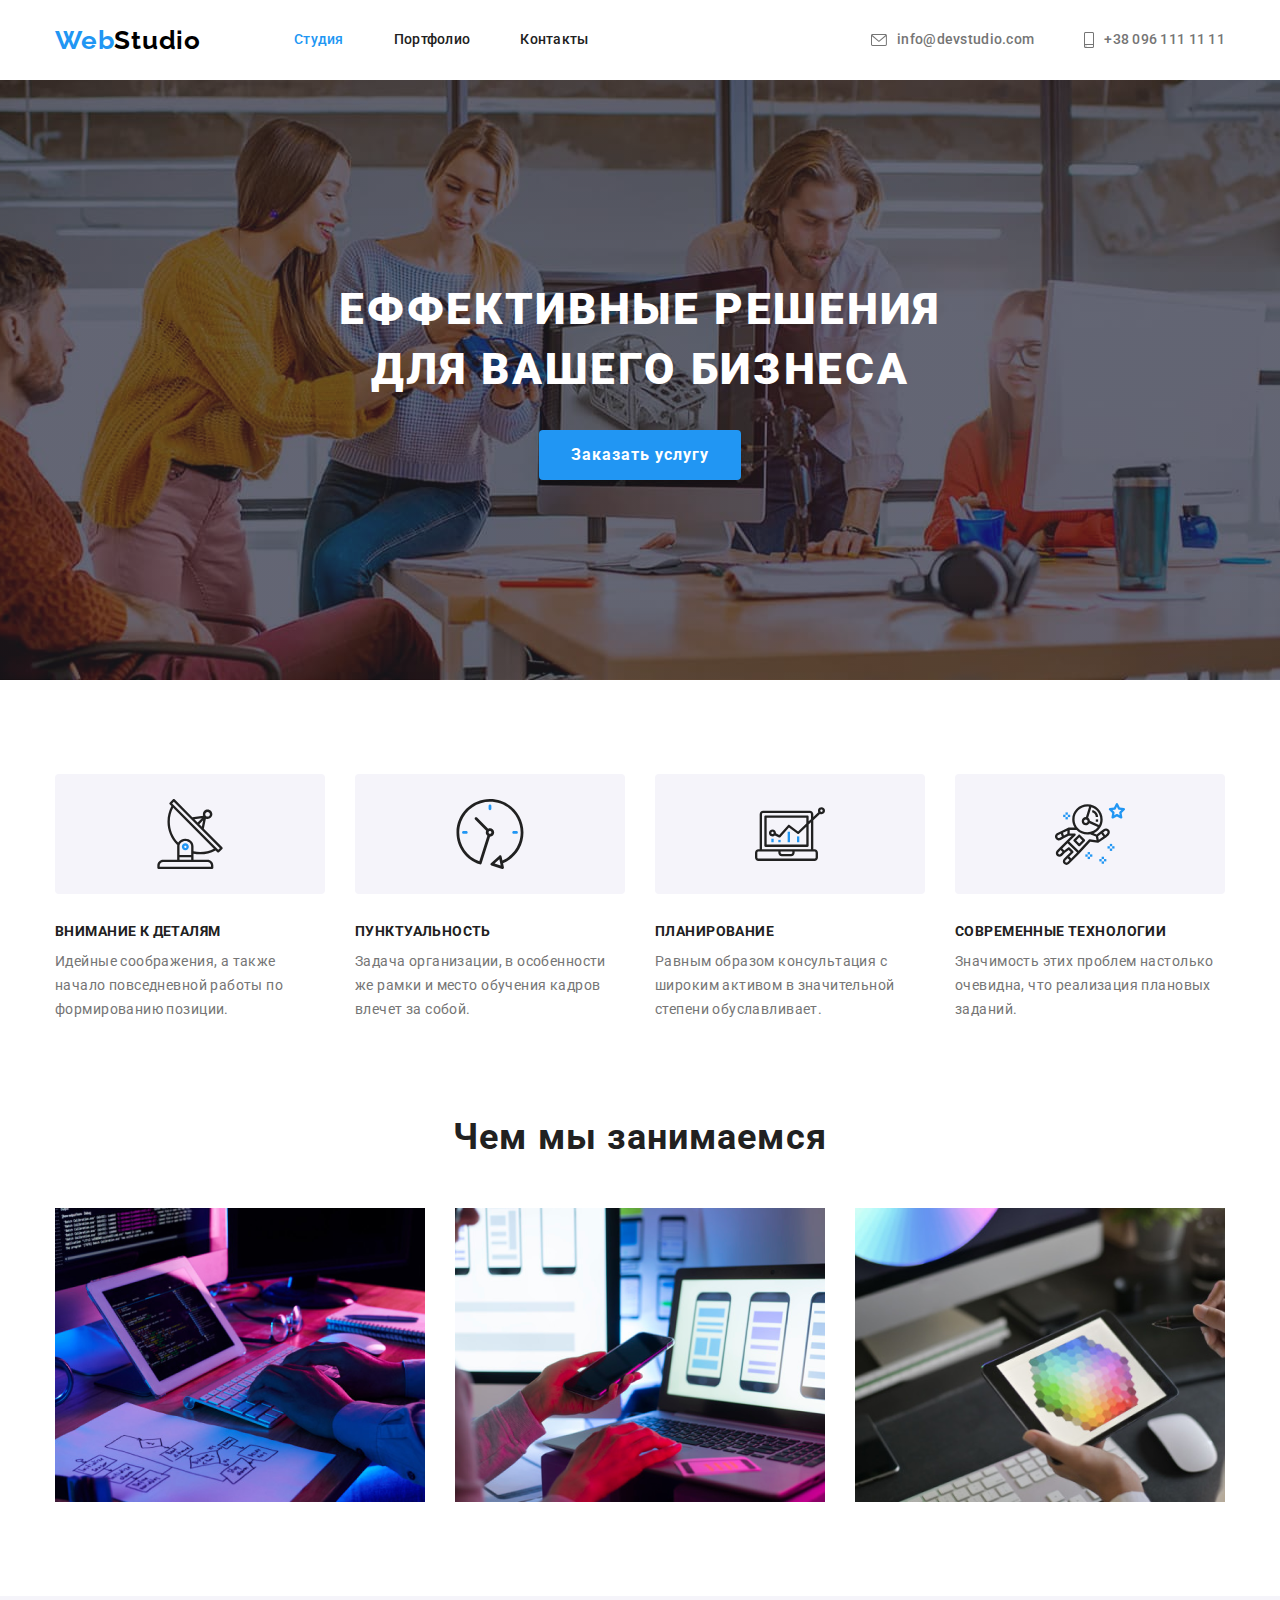
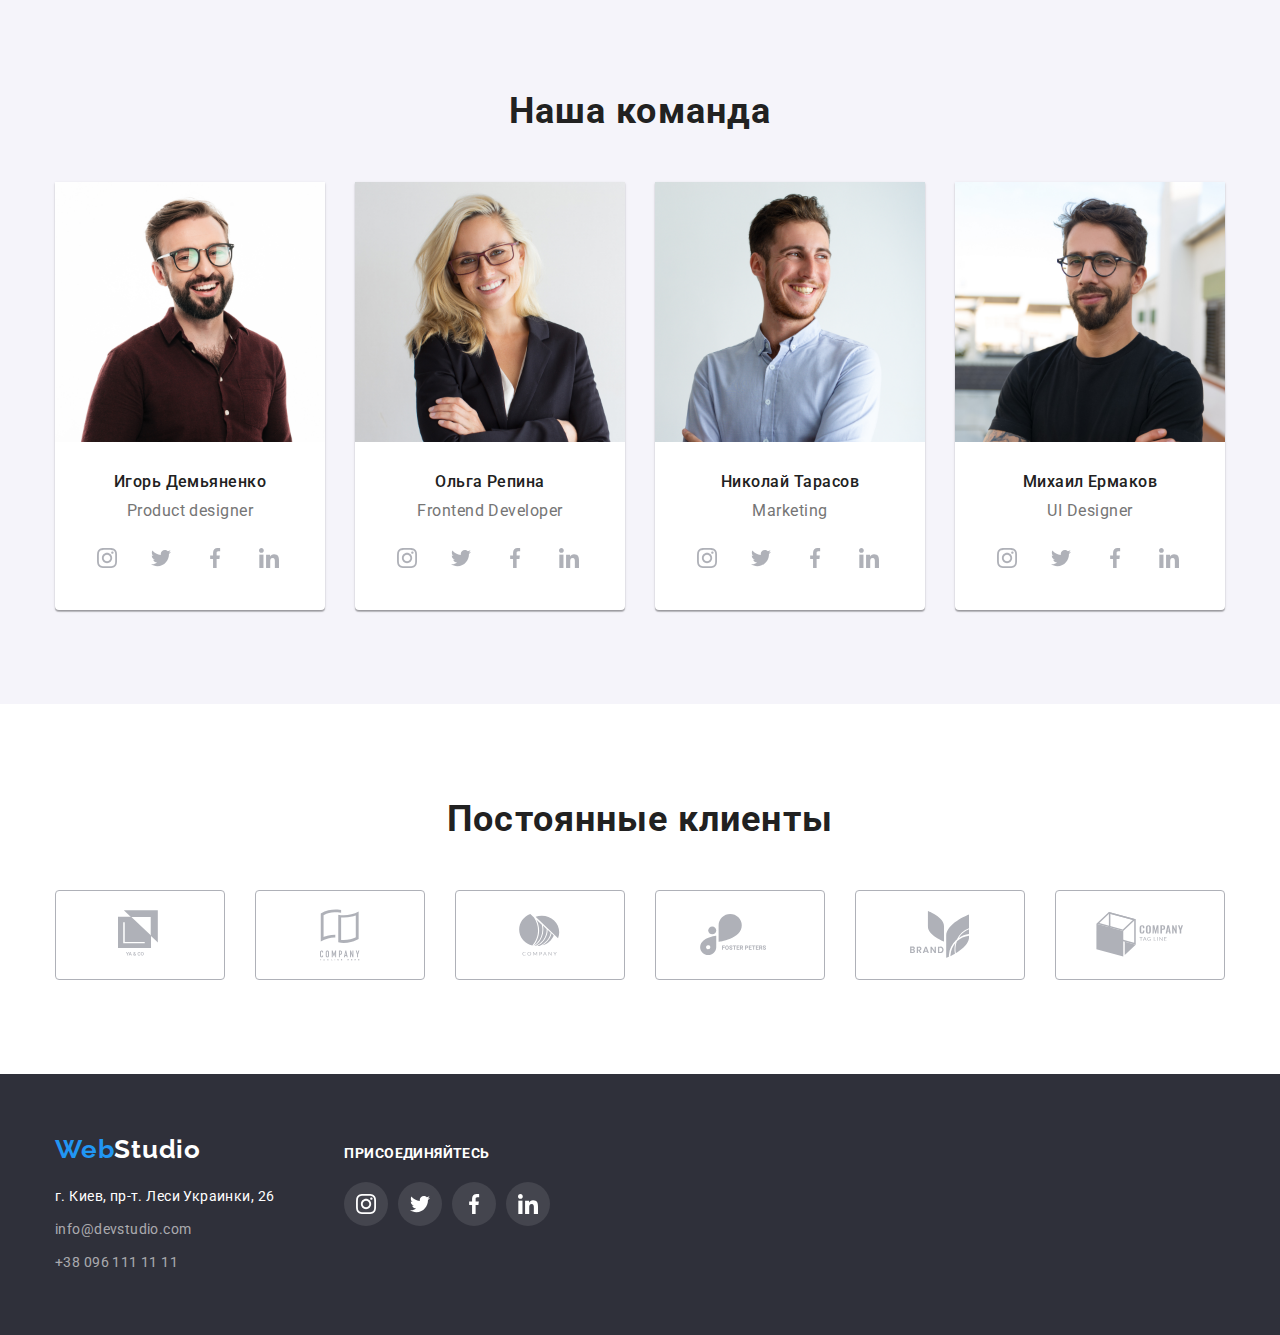
<file: index.html>
<!DOCTYPE html>
<html lang="ru">
<head>
    <meta charset="UTF-8">
    <meta http-equiv="X-UA-Compatible" content="IE=edge">
    <meta name="viewport" content="width=device-width, initial-scale=1.0">
    <link rel="preconnect" href="https://fonts.gstatic.com">
    <link href="https://fonts.googleapis.com/css2?family=Raleway:wght@700&family=Roboto:wght@400;500;700;900&display=swap"
        rel="stylesheet">
        <link rel="stylesheet" href="https://cdn.jsdelivr.net/npm/modern-normalize@1.1.0/modern-normalize.min.css">
    <link rel="stylesheet" href="./css/styles.css">
    <title>Веб-Студия</title>
</head>
<body>
  <!-- Header -->
    <header class="header">
        <div class="container">
            <nav class="navigation">
                <a class="logo-link logo-dark link" lang="en" href="#">
                    <span class="logo-accent">Web</span>Studio
                </a>
            
                <ul class="nav-list">
                    <li class="nav-item list">
                        <a class="navigation-link link-active link" href="./index.html">Студия</a>
                    </li>
                    <li class="nav-item list">
                        <a class="navigation-link link" href="./portfolio.html">Портфолио</a>
                    </li>
                    <li class="nav-item list">
                        <a class="navigation-link link" href="./contacts.html">Контакты</a>
                    </li>
                </ul>
            </nav>
            <ul class="contact-list">
                <li class="contact-item envelope-icon list">
                    <a class="contact-link link" href="mailto:info@devstudio.com" lang="en">
                        <svg class="contact-icon" width="16" height="12">
                            <use href="./img/sprite.svg#icon-envelope"></use>
                        </svg>
                        info@devstudio.com</a>
                </li>
                <li class="contact-item phone-icon list">
                    <a class="contact-link link" href="tel:+380961111111">
                        <svg class="contact-icon" width="10" height="16">
                            <use href="./img/sprite.svg#icon-phone"></use>
                        </svg>
                        +38 096 111 11 11</a>
                </li>
            </ul>
        </div>

    </header>
    <main>
        <!-- Hero -->
        <section class="hero">
            <div class="container">
                <h1 class="hero-title">ЕФФЕКТИВНЫЕ РЕШЕНИЯ ДЛЯ ВАШЕГО БИЗНЕСА</h1>
                <button class="modal-btn" type="button">Заказать услугу</button>
            </div>
        </section>
        <!-- Advantages -->
        <section class="advantages section">
            <h2 class="visually-hidden">Преимущества</h2>
            <div class="container">
                <ul class="advantages-list">
                    <li class="advantages-item antenna-icon list">
                        <div class="adv-pic">
                            <svg class="adv-icon" width="70" height="70">
                                <use href="./img/sprite.svg#icon-antenna"></use>
                            </svg>
                        </div>
                        <h3 class="advantages-item-title">ВНИМАНИЕ К ДЕТАЛЯМ</h3>
                        <p class="advantages-text">Идейные соображения, а также начало повседневной работы по формированию позиции.
                        </p>
                    </li>
                    <li class="advantages-item clock-icon list">
                        <div class="adv-pic">
                            <svg class="adv-icon" width="70" height="70">
                                <use href="./img/sprite.svg#icon-clock"></use>
                            </svg>
                        </div>
                        <h3 class="advantages-item-title">ПУНКТУАЛЬНОСТЬ</h3>
                        <p class="advantages-text">Задача организации, в особенности же рамки и место обучения кадров влечет за собой.
                        </p>
                    </li>
                    <li class="advantages-item diagram-icon list">
                        <div class="adv-pic">
                            <svg class="adv-icon" width="70" height="70">
                                <use href="./img/sprite.svg#icon-diagram"></use>
                            </svg>
                        </div>
                        <h3 class="advantages-item-title">ПЛАНИРОВАНИЕ</h3>
                        <p class="advantages-text">Равным образом консультация с широким активом в значительной степени обуславливает.
                        </p>
                    </li>
                    <li class="advantages-item astronaut-icon list">
                        <div class="adv-pic">
                            <svg class="adv-icon" width="70" height="70">
                                <use href="./img/sprite.svg#icon-astronaut"></use>
                            </svg>
                        </div>
                        <h3 class="advantages-item-title">СОВРЕМЕННЫЕ ТЕХНОЛОГИИ</h3>
                        <p class="advantages-text">Значимость этих проблем настолько очевидна, что реализация плановых заданий.</p>
                    </li>
                </ul>
            </div>  
        </section>
        <!-- Examples -->
        <section class="examples section">
            <div class="container">
                <h2 class="examples-title">Чем мы занимаемся</h2>
                <ul class="examples-list">
                    <li class="examples-item list">
                        <img src="./img/studio/box1.jpg" alt="Человек работает за Ipad на деревяном столе с безпроводной клавиатурой" width="370" height="294"></li>
                    <li class="examples-item list">
                        <img src="./img/studio/box2.jpg" alt="Девушка работает за ноутбуком со смартфоном в руках" width="370" height="294"></li>
                    <li class="examples-item list">
                        <img src="./img/studio/box3.jpg" alt="Девушка работает на планшете, на заднем фоне персональный компьютер" width="370" height="294"></li>
            </ul>
            </div>
        </section>
        <!-- Team -->
        <section class="team section">
            <div class="container">
                <h2 class="team-title">Наша команда</h2>
                <ul class="team-list">
                    <li class="team-item list">
                        <img class="team-item-img" src="./img/studio/teamcard1.jpg" alt="Продукт дизайнер" width="270">
                        <div class="team-item-card">
                            <h3 class="team-card-name">Игорь Демьяненко</h3>
                            <p class="team-card-text">Product designer</p>
                            <ul class="social-hub list">
                                <li class="social-hub-thumb">
                                    <a class="social-hub-link link" href="#">
                                        <svg class="social-hub-icon" width="20" height="20">
                                            <use href="./img/sprite.svg#icon-instagram"></use>
                                        </svg>
                                    </a>
                                </li>
                                <li class="social-hub-thumb">
                                    <a class="social-hub-link link" href="#">
                                        <svg class="social-hub-icon" width="20" height="20">
                                            <use href="./img/sprite.svg#icon-twitter"></use>
                                        </svg>
                                    </a>
                                </li>
                                <li class="social-hub-thumb">
                                    <a class="social-hub-link link" href="#">
                                        <svg class="social-hub-icon" width="20" height="20">
                                            <use href="./img/sprite.svg#icon-facebook"></use>
                                        </svg>
                                    </a>
                                </li>
                                <li class="social-hub-thumb">
                                    <a class="social-hub-link link" href="#">
                                        <svg class="social-hub-icon" width="20" height="20">
                                            <use href="./img/sprite.svg#icon-linkedin"></use>
                                        </svg>
                                    </a>
                                </li>
                            </ul>
                        </div> 
                    </li>
                    <li class="team-item list">
                        <img class="team-item-img" src="./img/studio/teamcard2.jpg" alt="Frontend разработчик" width="270">
                        <div class="team-item-card">
                            <h3 class="team-card-name">Ольга Репина</h3>
                            <p class="team-card-text">Frontend Developer</p>
                            <ul class="social-hub list">
                                <li class="social-hub-thumb">
                                    <a class="social-hub-link link" href="#">
                                        <svg class="social-hub-icon" width="20" height="20">
                                            <use href="./img/sprite.svg#icon-instagram"></use>
                                        </svg>
                                    </a>
                                </li>
                                <li class="social-hub-thumb">
                                    <a class="social-hub-link link" href="#">
                                        <svg class="social-hub-icon" width="20" height="20">
                                            <use href="./img/sprite.svg#icon-twitter"></use>
                                        </svg>
                                    </a>
                                </li>
                                <li class="social-hub-thumb">
                                    <a class="social-hub-link link" href="#">
                                        <svg class="social-hub-icon" width="20" height="20">
                                            <use href="./img/sprite.svg#icon-facebook"></use>
                                        </svg>
                                    </a>
                                </li>
                                <li class="social-hub-thumb">
                                    <a class="social-hub-link link" href="#">
                                        <svg class="social-hub-icon" width="20" height="20">
                                            <use href="./img/sprite.svg#icon-linkedin"></use>
                                        </svg>
                                    </a>
                                </li>
                            </ul>
                        </div>
                    </li>
                    <li class="team-item list">
                        <img class="team-item-img" src="./img/studio/teamcard3.jpg" alt="Маркетинг специалист" width="270">
                        <div class="team-item-card">
                            <h3 class="team-card-name">Николай Тарасов</h3>
                            <p class="team-card-text">Marketing</p>
                            <ul class="social-hub list">
                                <li class="social-hub-thumb">
                                    <a class="social-hub-link link" href="#">
                                        <svg class="social-hub-icon" width="20" height="20">
                                            <use href="./img/sprite.svg#icon-instagram"></use>
                                        </svg>
                                    </a>
                                </li>
                                <li class="social-hub-thumb">
                                    <a class="social-hub-link link" href="#">
                                        <svg class="social-hub-icon" width="20" height="20">
                                            <use href="./img/sprite.svg#icon-twitter"></use>
                                        </svg>
                                    </a>
                                </li>
                                <li class="social-hub-thumb">
                                    <a class="social-hub-link link" href="#">
                                        <svg class="social-hub-icon" width="20" height="20">
                                            <use href="./img/sprite.svg#icon-facebook"></use>
                                        </svg>
                                    </a>
                                </li>
                                <li class="social-hub-thumb">
                                    <a class="social-hub-link link" href="#">
                                        <svg class="social-hub-icon" width="20" height="20">
                                            <use href="./img/sprite.svg#icon-linkedin"></use>
                                        </svg>
                                    </a>
                                </li>
                            </ul>
                        </div>
                    </li>
                    <li class="team-item list">
                        <img class="team-item-img" src="./img/studio/teamcard4.jpg" alt="Дизайнер пользовательского интерфейса" width="270">
                        <div class="team-item-card">
                            <h3 class="team-card-name">Михаил Ермаков</h3>
                            <p class="team-card-text">UI Designer</p>
                            <ul class="social-hub list">
                                <li class="social-hub-thumb">
                                    <a class="social-hub-link link" href="#">
                                        <svg class="social-hub-icon" width="20" height="20">
                                            <use href="./img/sprite.svg#icon-instagram"></use>
                                        </svg>
                                    </a>
                                </li>
                                <li class="social-hub-thumb">
                                    <a class="social-hub-link link" href="#">
                                        <svg class="social-hub-icon" width="20" height="20">
                                            <use href="./img/sprite.svg#icon-twitter"></use>
                                        </svg>
                                    </a>
                                </li>
                                <li class="social-hub-thumb">
                                    <a class="social-hub-link link" href="#">
                                        <svg class="social-hub-icon" width="20" height="20">
                                            <use href="./img/sprite.svg#icon-facebook"></use>
                                        </svg>
                                    </a>
                                </li>
                                <li class="social-hub-thumb">
                                    <a class="social-hub-link link" href="#">
                                        <svg class="social-hub-icon" width="20" height="20">
                                            <use href="./img/sprite.svg#icon-linkedin"></use>
                                        </svg>
                                    </a>
                                </li>
                            </ul>
                        </div>
                    </li>
                </ul>
            </div>
        </section>
    <!-- Regular Customers -->
        <section class="customers section">
            <div class="container">
                <h2 class="customers-title">Постоянные клиенты</h2>
                <ul class="customers-list list">
                    <li class="customers-list-item">
                        <a class="customers-link link" href="#">
                            <svg class="customer-icon" width="44" height="49">
                                <use href="./img/sprite.svg#icon-logo1"></use>
                            </svg>
                        </a>
                    </li>
                    <li class="customers-list-item">
                        <a class="customers-link link" href="#">
                            <svg class="customer-icon" width="40" height="52">
                                <use href="./img/sprite.svg#icon-logo2"></use>
                            </svg>
                        </a>
                    </li>
                    <li class="customers-list-item">
                        <a class="customers-link link" href="#">
                            <svg class="customer-icon" width="41" height="42">
                                <use href="./img/sprite.svg#icon-logo3"></use>
                            </svg>
                        </a>
                    </li>
                    <li class="customers-list-item">
                        <a class="customers-link link" href="#">
                            <svg class="customer-icon" width="79" height="42">
                                <use href="./img/sprite.svg#icon-logo4"></use>
                            </svg>
                        </a>
                    </li>
                    <li class="customers-list-item">
                        <a class="customers-link link" href="#">
                            <svg class="customer-icon" width="59" height="47">
                                <use href="./img/sprite.svg#icon-logo5"></use>
                            </svg>
                        </a>
                    </li>
                    <li class="customers-list-item">
                        <a class="customers-link link" href="#">
                            <svg class="customer-icon" width="88" height="45">
                                <use href="./img/sprite.svg#icon-logo6"></use>
                            </svg>
                        </a>
                    </li>
                </ul>
            </div>
        </section>
    </main>

    <!-- Footer -->
    <footer class="studio-footer">
        <div class="container">
            <div class="footer-address">
                <a class="logo-link logo-light link" lang="en" href="#">
                    <span class="logo-accent">Web</span>Studio
                </a>
                
                <address class="address">
                    <ul class="address-list">
                        <li class="address-list-item list">
                            <a class="address-link-maps link" href="https://goo.gl/maps/86rL7UWtYpAY7sxWA" target="_blank"
                                rel="noopener noreferrer nofollow">г. Киев, пр-т. Леси Украинки, 26</a>
                        </li>
                        <li class="address-list-item list">
                            <a class="address-link link" href="mailto:info@devstudio.com" lang="en">info@devstudio.com</a>
                        </li>
                        <li class="address-list-item list">
                            <a class="address-link link" href="tel:+380961111111">+38 096 111 11 11</a>
                        </li>
                    </ul>
                </address>
            </div>
            <div class="subscription">
                <p class="subscription-text">ПРИСОЕДИНЯЙТЕСЬ</p>
                <ul class="subscription-list list">
                    <li class="subscription-list-item">
                        <a class="subscription-item link" href="#">
                            <svg class="item-icon" width="20" height="20">
                            <use href="./img/sprite.svg#icon-instagram"></use>
                        </svg>
                        </a>
                    </li>
                    <li class="subscription-list-item">
                        <a class="subscription-item link" href="#">
                            <svg class="item-icon" width="20" height="20">
                            <use href="./img/sprite.svg#icon-twitter"></use>
                        </svg>
                        </a>
                    </li>
                    <li class="subscription-list-item">
                        <a class="subscription-item link" href="#">
                            <svg class="item-icon" width="20" height="20">
                            <use href="./img/sprite.svg#icon-facebook"></use>
                        </svg>
                        </a>
                    </li>
                    <li class="subscription-list-item">
                        <a class="subscription-item link" href="#">
                            <svg class="item-icon" width="20" height="20">
                            <use href="./img/sprite.svg#icon-linkedin"></use>
                        </svg>
                        </a>
                    </li>
                </ul>
            </div>
        </div>
    </footer>
</body>
</html>
</file>
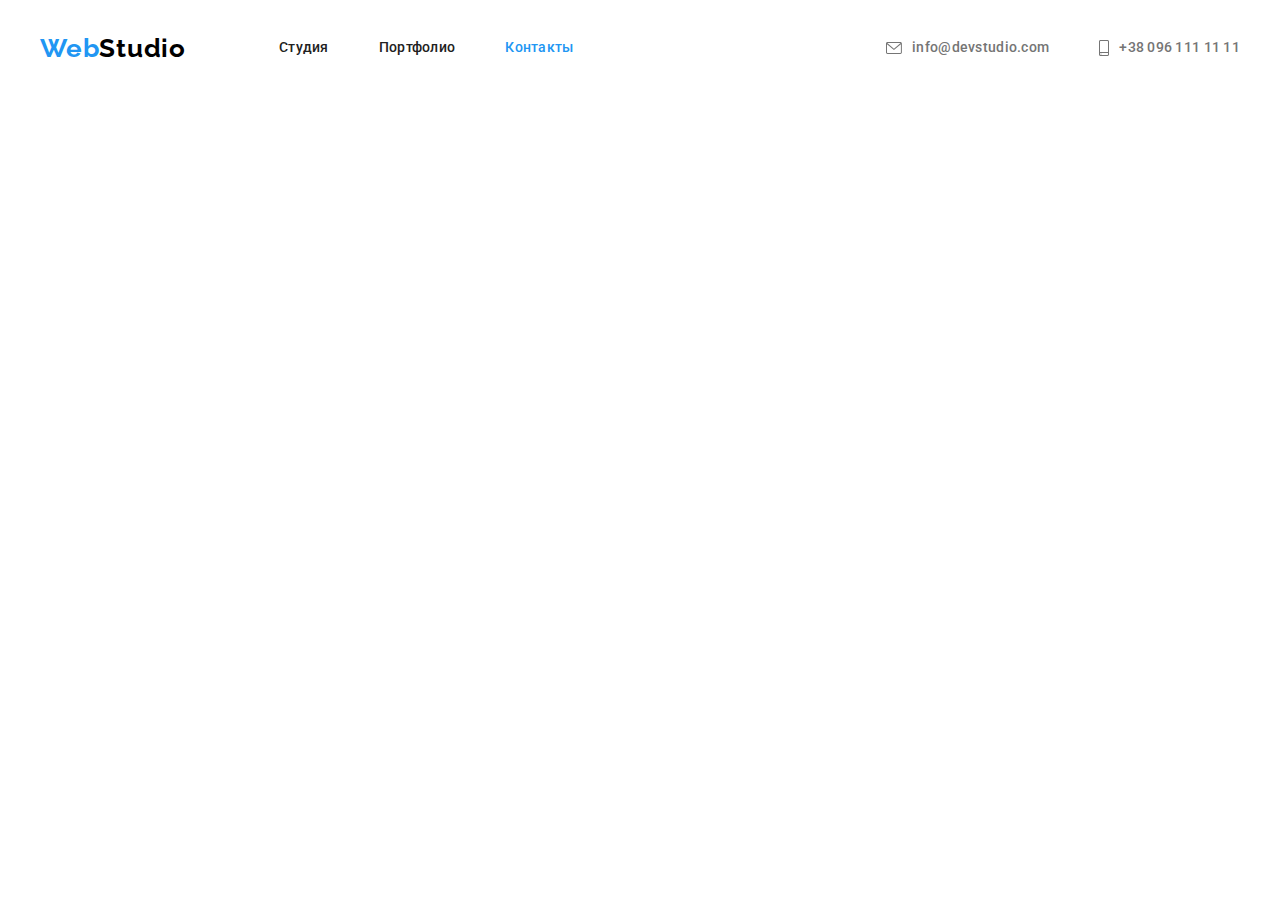
<file: contacts.html>
<!DOCTYPE html>
<html lang="en">
<head>
    <meta charset="UTF-8">
    <meta http-equiv="X-UA-Compatible" content="IE=edge">
    <meta name="viewport" content="width=device-width, initial-scale=1.0">
    <link rel="preconnect" href="https://fonts.gstatic.com">
    <link href="https://fonts.googleapis.com/css2?family=Raleway:wght@700&family=Roboto:wght@400;500;700;900&display=swap"
        rel="stylesheet">
    <link rel="stylesheet" href="https://cdnjs.cloudflare.com/ajax/libs/modern-normalize/1.0.0/modern-normalize.css"
        integrity="sha512-Zx6MlUMKSVJoQ+83OwhdILe8cSEsCzfqThJd7J/VA2UrK6Ctj85p+xzqfyuNXE5B1k25uUdmJ2OzItbBy9GHAQ=="
        crossorigin="anonymous" />
    <link rel="stylesheet" href="./css/styles.css">
    <title>Контакты</title>
</head>
<body>
<!-- Header -->
<header class="header">
    <div class="container">
        <nav class="navigation">
            <a class="logo-link logo-dark link" lang="en" href="#">
                <span class="logo-accent">Web</span>Studio
            </a>
    
            <ul class="nav-list">
                <li class="nav-item list">
                    <a class="navigation-link link" href="./index.html">Студия</a>
                </li>
                <li class="nav-item list">
                    <a class="navigation-link link" href="./portfolio.html">Портфолио</a>
                </li>
                <li class="nav-item list">
                    <a class="navigation-link link-active link" href="./contacts.html">Контакты</a>
                </li>
            </ul>
        </nav>
        <ul class="contact-list">
            <li class="contact-item list">
                <a class="contact-link link" href="mailto:info@devstudio.com" lang="en">
                    <svg class="contact-icon" width="16" height="12">
                        <use href="./img/sprite.svg#icon-envelope"></use>
                    </svg>
                    info@devstudio.com</a>
            </li>
            <li class="contact-item list">
                <a class="contact-link link" href="tel:+380961111111">
                    <svg class="contact-icon" width="10" height="16">
                        <use href="./img/sprite.svg#icon-phone"></use>
                    </svg>
                    +38 096 111 11 11</a>
            </li>
        </ul>
    </div>
</header>
<main>
    <section>
        
    </section>
</main>
</body>
</html>
</file>
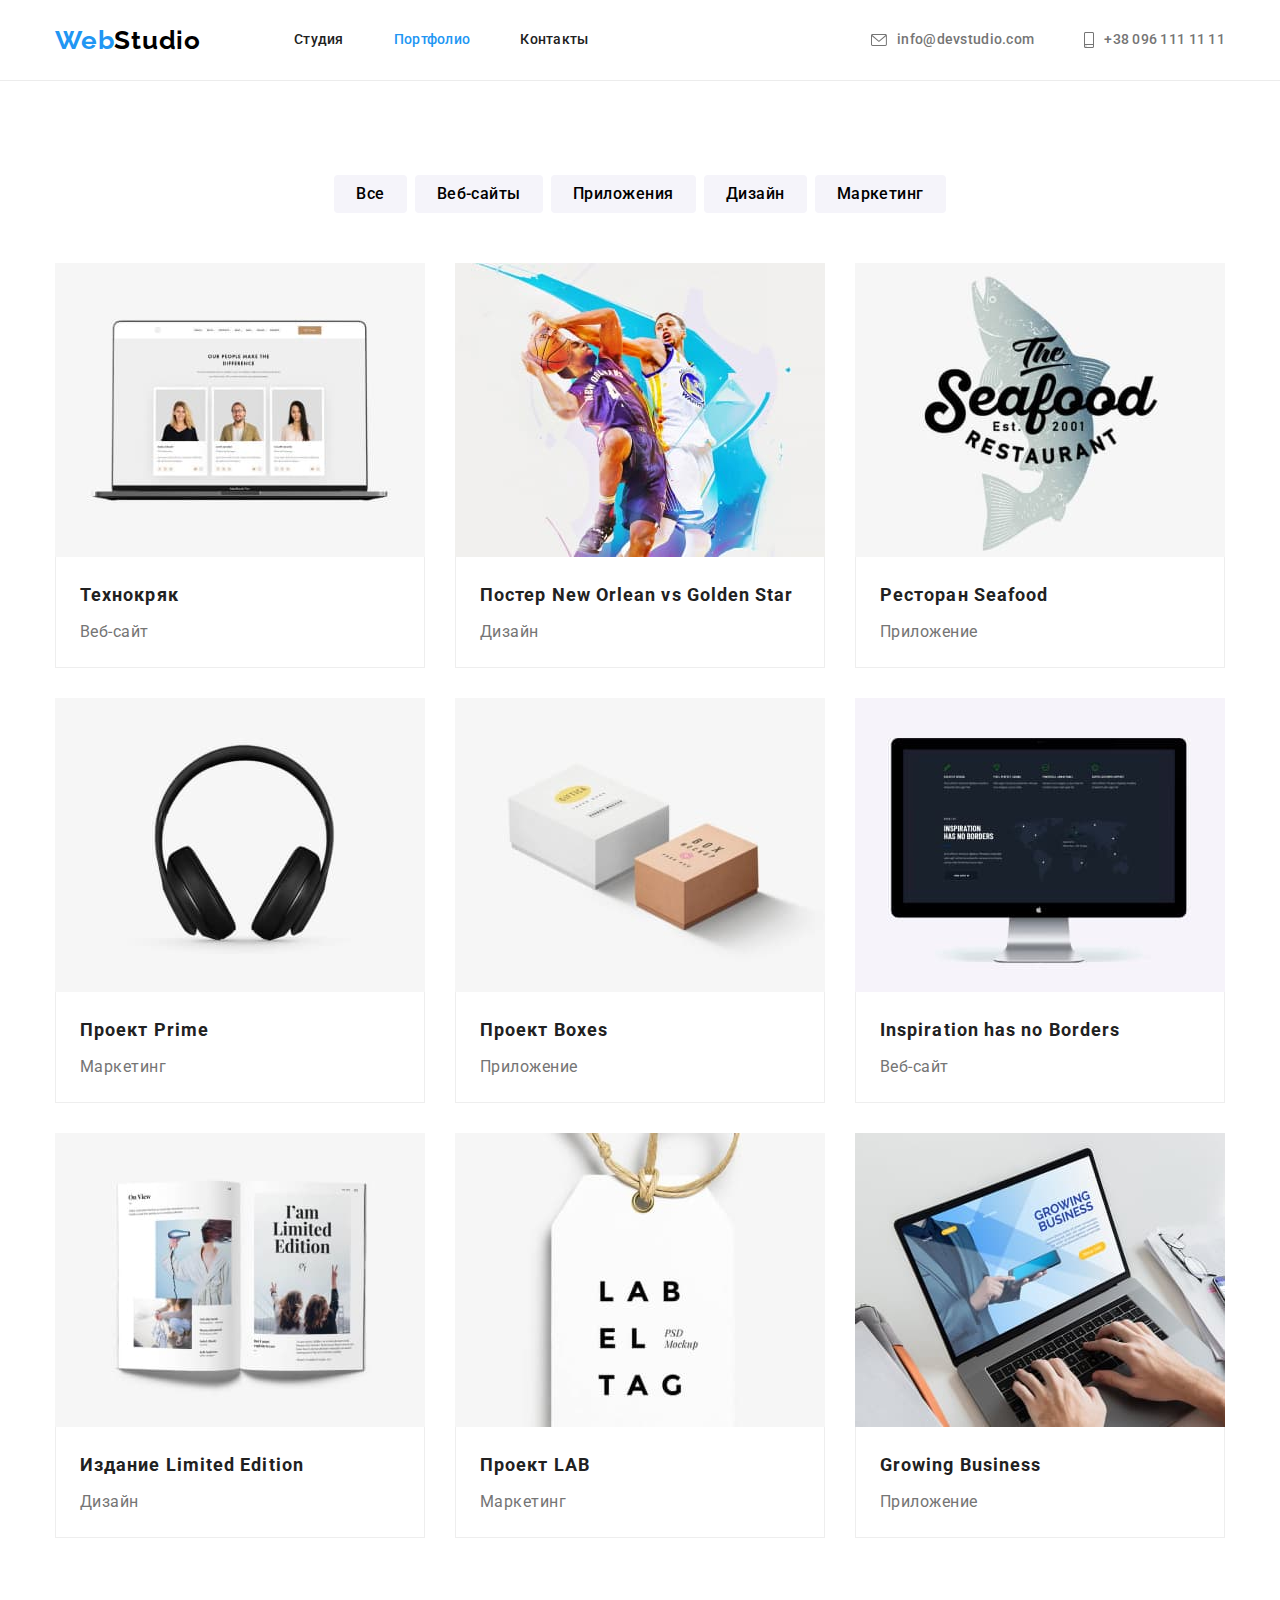
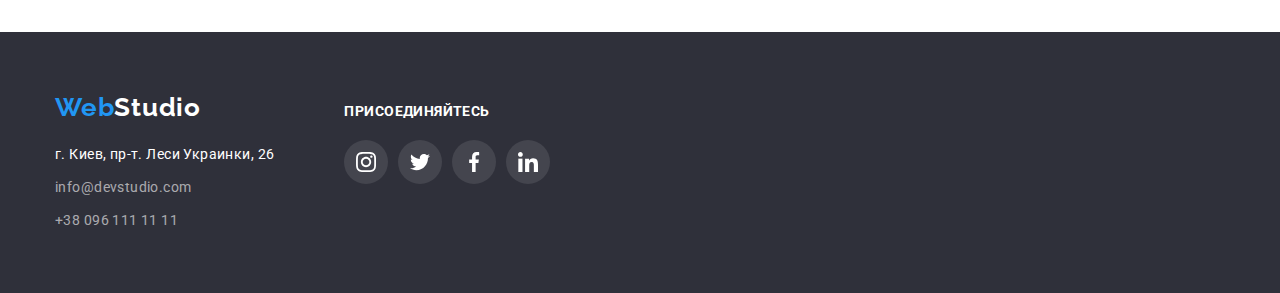
<file: portfolio.html>
<!DOCTYPE html>
<html lang="ru">
<head>
    <meta charset="UTF-8">
    <meta http-equiv="X-UA-Compatible" content="IE=edge">
    <meta name="viewport" content="width=device-width, initial-scale=1.0">
    <link rel="preconnect" href="https://fonts.gstatic.com">
    <link href="https://fonts.googleapis.com/css2?family=Raleway:wght@700&family=Roboto:wght@400;500;700;900&display=swap"
        rel="stylesheet">
    <link rel="stylesheet" href="https://cdn.jsdelivr.net/npm/modern-normalize@1.1.0/modern-normalize.min.css">
    <link rel="stylesheet" href="./css/styles.css">
    <title>Портфолио</title>
</head>
<body>
    <!-- Header -->
    <header class="portfolio-header header">
        <div class="container">
            <nav class="navigation">
                <a class="logo-link logo-dark link" lang="en" href="#">
                    <span class="logo-accent">Web</span>Studio
                </a>
        
                <ul class="nav-list">
                    <li class="nav-item list">
                        <a class="navigation-link link" href="./index.html">Студия</a>
                    </li>
                    <li class="nav-item list">
                        <a class="navigation-link link-active link" href="./portfolio.html">Портфолио</a>
                    </li>
                    <li class="nav-item list">
                        <a class="navigation-link link" href="./contacts.html">Контакты</a>
                    </li>
                </ul>
            </nav>
            <ul class="contact-list">
                <li class="contact-item list">
                    <a class="contact-link link" href="mailto:info@devstudio.com" lang="en">
                        <svg class="contact-icon" width="16" height="12">
                            <use href="./img/sprite.svg#icon-envelope"></use>
                        </svg>
                        info@devstudio.com</a>
                </li>
                <li class="contact-item list">
                    <a class="contact-link link" href="tel:+380961111111">
                        <svg class="contact-icon" width="10" height="16">
                            <use href="./img/sprite.svg#icon-phone"></use>
                        </svg>
                        +38 096 111 11 11</a>
                </li>
            </ul>
        </div>
    </header>
    <main>
        <!-- Hidden H1 Title -->
        <h1 class="visually-hidden">Портфолио</h1>
        <section class="portfolio-menu">
        <!-- Hidden H2 Title -->
        <h2 class="visually-hidden">Наши проекты</h2>
            <!-- Buttons -->
            <div class="container">
                <ul class="filter-button-list list">
                    <li class="filter-button-item list">
                        <button class="filter-button" type="button">Все</button>
                    </li>
                    <li class="filter-button-item list">
                        <button class="filter-button" type="button">Веб-сайты</button>
                    </li>
                    <li class="filter-button-item list">
                        <button class="filter-button" type="button">Приложения</button>
                    </li>
                    <li class="filter-button-item list">
                        <button class="filter-button" type="button">Дизайн</button>
                    </li>
                    <li class="filter-button-item list">
                        <button class="filter-button" type="button">Маркетинг</button>
                    </li>
                </ul>
                <!-- Portfolio Cards -->
                <ul class="cards">
                    <li class="portfolio-card-list list">
                        <a class="portfolio-card-link link" href="#">
                            <img class="card-img" src="./img/portfolio/techno.jpg" alt="Ноутбук" width="370" height="294">
                            <div class="portfolio-card-content">
                                <h3 class="portfolio-card-title">Технокряк</h3>
                                <p class="portfolio-card-description">Веб-сайт</p>
                            </div>
                        </a>
                    </li>
                    <li class="portfolio-card-list list">
                        <a class="portfolio-card-link link" href="#">
                            <img class="card-img" src="./img/portfolio/poster-new-orlean.jpg" alt="Баскетболисты с мячом" width="370"
                                height="294">
                            <div class="portfolio-card-content">
                                <h3 class="portfolio-card-title">Постер <span lang="en">New Orlean vs Golden Star</span></h3>
                                <p class="portfolio-card-description">Дизайн</p>
                            </div>
                        </a>
                    </li>
                    <li class="portfolio-card-list list">
                        <a class="portfolio-card-link link" href="#">
                            <img class="card-img" src="./img/portfolio/seafood.jpg" alt="Логотип ресторана" width="370"
                                height="294">
                            <div class="portfolio-card-content">
                                <h3 class="portfolio-card-title">Ресторан <span lang="en">Seafood</span></h3>
                                <p class="portfolio-card-description">Приложение</p>
                            </div>
                        </a>
                    </li>
                    <li class="portfolio-card-list list">
                        <a class="portfolio-card-link link" href="#">
                            <img class="card-img" src="./img/portfolio/prime.jpg" alt="Накладные наушники" width="370" height="294">
                            <div class="portfolio-card-content">
                                <h3 class="portfolio-card-title">Проект <span lang="en">Prime</span></h3>
                                <p class="portfolio-card-description">Маркетинг</p>
                            </div>
                        </a>
                    </li>
                    <li class="portfolio-card-list list">
                        <a class="portfolio-card-link link" href="#">
                            <img class="card-img" src="./img/portfolio/boxes.jpg" alt="Две коробки" width="370" height="294">
                            <div class="portfolio-card-content">
                                <h3 class="portfolio-card-title">Проект <span lang="en">Boxes</span></h3>
                                <p class="portfolio-card-description">Приложение</p>
                            </div>
                        </a>
                    </li>
                    <li class="portfolio-card-list list">
                        <a class="portfolio-card-link link" href="#">
                            <img class="card-img" src="./img/portfolio/inspiration.jpg" alt="Настольный компьютер" width="370"
                                height="294">
                            <div class="portfolio-card-content">
                                <h3 class="portfolio-card-title" lang="en">Inspiration has no Borders</h3>
                                <p class="portfolio-card-description">Веб-сайт</p>
                            </div>
                        </a>
                    </li>
                    <li class="portfolio-card-list list">
                        <a class="portfolio-card-link link" href="#">
                            <img class="card-img" src="./img/portfolio/limited-edition.jpg" alt="Раскрытый журнал" width="370"
                                height="294">
                            <div class="portfolio-card-content">
                                <h3 class="portfolio-card-title">Издание <span lang="en">Limited Edition</span></h3>
                                <p class="portfolio-card-description">Дизайн</p>
                            </div>
                        </a>
                    </li>
                    <li class="portfolio-card-list list">
                        <a class="portfolio-card-link link" href="#">
                            <img class="card-img" src="./img/portfolio/project-lab.jpg" alt="Эмблема" width="370" height="294">
                            <div class="portfolio-card-content">
                                <h3 class="portfolio-card-title">Проект <span lang="en">LAB</span></h3>
                                <p class="portfolio-card-description">Маркетинг</p>
                            </div>
                        </a>
                    </li>
                    <li class="portfolio-card-list list">
                        <a class="portfolio-card-link link" href="#">
                            <img class="card-img" src="./img/portfolio/growing-bussiness.jpg" alt="Человек работает за ноутбуком"
                                width="370" height="294">
                            <div class="portfolio-card-content">
                                <h3 class="portfolio-card-title" lang="en">Growing Business</h3>
                                <p class="portfolio-card-description">Приложение</p>
                            </div>
                        </a>
                    </li>
                </ul>
            </div>
        </section>
    </main>
    <!-- Footer -->
    <footer class="portfolio-footer">
            <div class="container">
                <div class="footer-address">
                    <a class="logo-link logo-light link" lang="en" href="#">
                        <span class="logo-accent">Web</span>Studio
                    </a>
                
                    <address class="address">
                        <ul class="address-list">
                            <li class="address-list-item list">
                                <a class="address-link-maps link" href="https://goo.gl/maps/86rL7UWtYpAY7sxWA" target="_blank"
                                    rel="noopener noreferrer nofollow">г. Киев, пр-т. Леси Украинки, 26</a>
                            </li>
                            <li class="address-list-item list">
                                <a class="address-link link" href="mailto:info@devstudio.com" lang="en">info@devstudio.com</a>
                            </li>
                            <li class="address-list-item list">
                                <a class="address-link link" href="tel:+380961111111">+38 096 111 11 11</a>
                            </li>
                        </ul>
                    </address>
                </div>
                <div class="subscription">
                    <p class="subscription-text">ПРИСОЕДИНЯЙТЕСЬ</p>
                    <ul class="subscription-list list">
                        <li class="subscription-list-item">
                            <a class="subscription-item link" href="#">
                                <svg class="item-icon" width="20" height="20">
                                    <use href="./img/sprite.svg#icon-instagram"></use>
                                </svg>
                            </a>
                        </li>
                        <li class="subscription-list-item">
                            <a class="subscription-item link" href="#">
                                <svg class="item-icon" width="20" height="20">
                                    <use href="./img/sprite.svg#icon-twitter"></use>
                                </svg>
                            </a>
                        </li>
                        <li class="subscription-list-item">
                            <a class="subscription-item link" href="#">
                                <svg class="item-icon" width="20" height="20">
                                    <use href="./img/sprite.svg#icon-facebook"></use>
                                </svg>
                            </a>
                        </li>
                        <li class="subscription-list-item">
                            <a class="subscription-item link" href="#">
                                <svg class="item-icon" width="20" height="20">
                                    <use href="./img/sprite.svg#icon-linkedin"></use>
                                </svg>
                            </a>
                        </li>
                    </ul>
                </div>
            </div>
    </footer>
</body>
</html>
</file>
<file: css/styles.css>
:root {
  --main-font: "Roboto", sans-serif;
  --secondary-font: "Raleway", sans-serif;
  --accent-color: #2196f3;
  --secondary-text-color: #757575;
  --main-font-color: #212121;
  --background-color: #2f303a;
  --white-color: #ffffff;
  --portfolio-btn-color: #f5f4fa;
  --black-color: #000000;
  --customers-icon-color: #afb1b8;
}

h1,
h2,
h3,
h4,
h5,
h6,
p {
  margin: 0;
}

ul,
ol {
  margin: 0;
  padding: 0;
}

img {
  display: block;
}

body {
  font-family: var(--main-font);
}

.link {
  text-decoration: none;
}

.list {
  padding: 0;
  margin: 0;
  list-style: none;
}

.address {
  font-style: normal;
}

.visually-hidden {
  position: absolute !important;
  clip: rect(1px 1px 1px 1px); /* IE6 IE7 */
  clip: rect(1px 1px 1px 1px);
  padding: 0 !important;
  border: 0 !important;
  height: 1px !important;
  width: 1px !important;
  overflow: hidden;
}

.container {
  width: 1200px;
  margin: 0 auto;
  padding-left: 15px;
  padding-right: 15px;
}

.section {
  padding-top: 94px;
  padding-bottom: 94px;
}

.logo-accent {
  color: var(--accent-color);
}

/* =====================HEADER================= */

.header .container {
  display: flex;
  align-items: center;
}

.logo-link {
  font-family: var(--secondary-font);
  font-weight: 700;
  font-size: 26px;
  line-height: 1.19;
  letter-spacing: 0.03em;
}

.logo-dark {
  color: var(--black-color);
}

/* NAVIGATION BLOCK */

.nav-list {
  display: flex;
  margin-left: 93px;
}

.nav-list .nav-item:not(:last-child) {
  margin-right: 50px;
}

/* Repeta old-school style */

/* .nav-list .nav-item + .nav-item {
  margin-left: 50px;
} */

.navigation {
  display: flex;
  align-items: center;
}

.navigation-link {
  display: block;
  padding-top: 32px;
  padding-bottom: 32px;

  color: var(--main-font-color);
  font-weight: 500;
  font-size: 14px;
  line-height: 1.14;
  letter-spacing: 0.02em;
}

.navigation-link:hover,
.navigation-link:focus {
  color: var(--accent-color);
}

/* CONTACT BLOCK */

.contact-list {
  display: flex;
  align-items: center;
  margin-left: auto;
}

.contact-list .contact-item:not(:last-child) {
  margin-right: 50px;
}

.contact-icon {
  margin-right: 10px;
  fill: currentColor;
}

/* .contact-item::before {
  display: block;
  content: "";
  height: 16px;
  background-size: auto auto;
  background-repeat: no-repeat;
  background-position: center;
}

.envelope-icon::before {
  background-image: url(../img/portfolio/icons/envelope.svg);
}

.phone-icon::before {
  background-image: url(../img/portfolio/icons/phone.svg);
} */

/* .contact-list .contact-item + .contact-item {
  margin-left: 50px;
} */

.contact-link {
  display: inline-flex;
  align-items: center;
  padding-top: 32px;
  padding-bottom: 32px;

  font-weight: 500;
  font-size: 14px;
  line-height: 1.14;
  letter-spacing: 0.02em;
  color: var(--secondary-text-color);
}

.contact-link:hover,
.contact-link:focus,
.contact-icon:hover,
.contact-icon:focus {
  color: var(--accent-color);
}

.link-active {
  color: var(--accent-color);
}

/* =================END HEADER================ */

/* ================HERO====================== */

.hero {
  max-width: 1600px;
  background-color: var(--background-color);
  background-image: linear-gradient(
      to right,
      rgba(47, 48, 58, 0.4),
      rgba(47, 48, 58, 0.4)
    ),
    url(../img/portfolio/hero-bg.jpg);
  background-repeat: no-repeat;
  background-position: center;
  background-size: cover;
  padding-top: 200px;
  padding-bottom: 200px;
  margin: 0 auto;
}

.hero-title {
  max-width: 696px;
  margin: 0 auto 30px;
  font-family: var(--main-font);
  color: var(--white-color);
  font-weight: 900;
  font-size: 44px;
  line-height: 1.36;
  text-align: center;
  letter-spacing: 0.06em;
  text-transform: uppercase;
}

.modal-btn {
  display: flex;
  margin: 0 auto;
  padding: 10px 32px;
  align-items: center;
  text-align: center;
  min-width: 200px;
  background-color: var(--accent-color);
  border-style: none;
  border-radius: 4px;
  box-shadow: 0px 4px 4px rgba(0, 0, 0, 0.15);

  font-family: var(--main-font);
  color: var(--white-color);
  font-weight: 700;
  font-size: 16px;
  line-height: 1.88;
  letter-spacing: 0.06em;
}

.modal-btn:hover,
.modal-btn:focus {
  cursor: pointer;
  background-color: #188ce8;
  color: var(--white-color);
  box-shadow: 0px 3px 1px rgba(0, 0, 0, 0.1), 0px 1px 2px rgba(0, 0, 0, 0.08),
    0px 2px 2px rgba(0, 0, 0, 0.12);
}

/* =================END HERO================== */

/* =================ADVANTAGES=================== */

.advantages {
  padding-bottom: 0px;
}

.advantages-list {
  display: flex;
  margin-left: -30px;
  margin-top: -30px;
}

/* .advantages-item::before {
  display: block;
  content: "";
  height: 120px;
  background-size: auto auto;
  background-repeat: no-repeat;
  background-position: center;
  border-radius: 4px;
  background-color: var(--portfolio-btn-color);
}

.antenna-icon::before {
  background-image: url(../img/portfolio/icons/antenna.svg);
}

.clock-icon::before {
  background-image: url(../img/portfolio/icons/clock.svg);
}

.diagram-icon::before {
  background-image: url(../img/portfolio/icons/diagram.svg);
}

.astronaut-icon::before {
  background-image: url(../img/portfolio/icons/astronaut.svg);
} */

.advantages-item {
  flex-basis: calc(100% / 4 - 30px);
  margin-left: 30px;
  margin-top: 30px;
}

.adv-pic {
  display: flex;
  justify-content: center;
  align-items: center;
  height: 120px;
  border-radius: 4px;
  margin-bottom: 30px;
  background-color: var(--portfolio-btn-color);
}

.advantages-item-title {
  margin-bottom: 10px;
  margin-top: 30px;
  font-family: var(--main-font);
  font-weight: 700;
  font-size: 14px;
  line-height: 1.14;
  letter-spacing: 0.03em;
  text-transform: uppercase;
  color: var(--main-font-color);
}

.advantages-text {
  font-family: var(--main-font);
  font-weight: 400;
  font-size: 14px;
  line-height: 1.71;
  letter-spacing: 0.03em;
  color: var(--secondary-text-color);
}

/* ===============END ADVANTAGES=================== */

/* ===================EXAMPLES========================= */

.examples-title {
  margin-bottom: 50px;
  font-family: var(--main-font);
  font-weight: 700;
  font-size: 36px;
  line-height: 1.17;
  text-align: center;
  letter-spacing: 0.03em;
  color: var(--main-font-color);
}

.examples-list {
  display: flex;
  flex-wrap: wrap;
  margin-left: -30px;
  margin-top: -30px;
}

.examples-item {
  flex-basis: calc(100% / 3 - 30px);
  margin-left: 30px;
  margin-top: 30px;
}

/* ================END EXAMPLES========================= */

/* =================TEAM============================= */

.team {
  background-color: var(--portfolio-btn-color);
}

.team-title {
  margin-bottom: 50px;
  font-family: var(--main-font);
  font-weight: 700;
  font-size: 36px;
  line-height: 1.17;
  text-align: center;
  letter-spacing: 0.03em;
  color: var(--main-font-color);
}

.team-list {
  display: flex;
  flex-wrap: wrap;
  margin-left: -30px;
}

.team-item {
  flex-basis: calc(100% / 4 - 30px);
  margin-left: 30px;
  background-color: var(--white-color);
  box-shadow: 0px 1px 3px rgba(0, 0, 0, 0.12), 0px 1px 1px rgba(0, 0, 0, 0.14),
    0px 2px 1px rgba(0, 0, 0, 0.2);
  border-radius: 0px 0px 4px 4px;
}

.team-item-card {
  padding: 30px;
}

.team-card-name {
  margin-bottom: 10px;
  font-family: var(--main-font);
  font-weight: 500;
  font-size: 16px;
  line-height: 1.19;
  text-align: center;
  letter-spacing: 0.03em;
  color: var(--main-font-color);
}

.team-card-text {
  font-family: var(--main-font);
  font-weight: 400;
  font-size: 16px;
  line-height: 1.19;
  text-align: center;
  letter-spacing: 0.03em;
  color: var(--secondary-text-color);
}

.social-hub {
  display: flex;
  margin-top: 16px;
}

.social-hub-thumb:not(:last-child) {
  margin-right: 10px;
}

.social-hub-link {
  display: inline-flex;
  width: 44px;
  height: 44px;
  border-radius: 50%;
  color: var(--customers-icon-color);
  justify-content: center;
  align-items: center;
}

.social-hub-link:hover,
.social-hub-link:focus {
  background-color: var(--accent-color);
  color: var(--white-color);
}

.social-hub-thumb .social-hub-link {
  fill: currentColor;
}

/* ============================END TEAM============================== */

/* ===========================CUSTOMERS================================ */
.customers-title {
  margin-bottom: 50px;
  font-family: var(--main-font);
  font-weight: 700;
  font-size: 36px;
  line-height: 1.17;
  text-align: center;
  letter-spacing: 0.03em;
  color: var(--main-font-color);
}

.customers-list {
  display: flex;
  align-items: center;
  margin-left: -30px;
}

.customers-list-item {
  flex-basis: calc(100% / 6 - 30px);
  margin-left: 30px;
}

.customers-link {
  display: inline-flex;
  justify-content: center;
  align-items: center;
  width: 100%;
  height: 90px;
  border-radius: 4px;
  color: var(--customers-icon-color);
  border: 1px solid var(--customers-icon-color);
}

.customers-link:hover,
.customers-link:focus,
.customer-icon:hover,
.customer-icon:focus {
  border-color: var(--accent-color);
  color: var(--accent-color);
  /* filter: drop-shadow(0px 4px 4px rgba(0, 0, 0, 0.25)); */
}

.customer-icon {
  fill: currentColor;
}

/* ========================END CUSTOMERS================================ */

/* ==========================STUDIO FOOTER=========================== */

.studio-footer {
  padding-top: 60px;
  padding-bottom: 60px;
  background-color: var(--background-color);
}

.studio-footer .container {
  display: flex;
  align-items: baseline;
}

.logo-light {
  color: var(--white-color);
}

.address {
  margin-top: 20px;
}

.address-list-item:not(:last-child) {
  margin-bottom: 9px;
}

.address-link-maps {
  font-family: var(--main-font);
  font-weight: 400;
  font-size: 14px;
  line-height: 1.71;
  letter-spacing: 0.03em;
  color: var(--white-color);
}

.address-link {
  font-family: var(--main-font);
  font-weight: 400;
  font-size: 14px;
  line-height: 1.71;
  letter-spacing: 0.03em;
  color: rgba(255, 255, 255, 0.6);
}

.address-link:hover,
.address-link:focus,
.address-link-maps:hover,
.address-link-maps:focus {
  color: var(--accent-color);
}

/* =========================SUBSCRIPTION============================ */

.subscription {
  margin-left: 70px;
}

.subscription-text {
  margin-bottom: 20px;
  font-family: var(--main-font);
  font-weight: 700;
  font-size: 14px;
  line-height: 1.14;
  letter-spacing: 0.03em;
  text-transform: uppercase;
  color: var(--white-color);
}

.subscription-list {
  display: flex;
}

.subscription-list-item:not(:last-child) {
  margin-right: 10px;
}

.subscription-item {
  display: inline-flex;
  width: 44px;
  height: 44px;
  border-radius: 50%;
  color: var(--customers-icon-color);
  justify-content: center;
  align-items: center;
  background: rgba(255, 255, 255, 0.1);
}

.subscription-item:hover,
.subscription-item:focus {
  background-color: var(--accent-color);
  color: var(--white-color);
}

.item-icon {
  fill: var(--white-color);
}
/* ========================END STUDIO FOOTER========================== */

/* +++++++++++++++++++++++++++PORTFOLIO++++++++++++++++++++++++++++++ */

/* =============================PORTFOLIO-HEADER===================== */

.portfolio-header {
  border-bottom: 1px solid #ececec;
}

.portfolio-menu .container {
  padding-top: 94px;
  padding-bottom: 94px;
}

/* =======================FILTER BUTTONS============================= */
.filter-button:hover,
.filter-button:focus,
.filter-button:active {
  background-color: var(--accent-color);
  color: var(--white-color);
  border-radius: 4px;
  cursor: pointer;
  box-shadow: 0px 2px 2px rgba(0, 0, 0, 0.12);
}

.filter-button-list {
  display: flex;
  justify-content: center;
  margin-bottom: 50px;
}

.filter-button-item:not(:last-child) {
  margin-right: 8px;
}

.filter-button {
  background-color: var(--portfolio-btn-color);
  font-weight: 500;
  font-size: 16px;
  line-height: 1.63;
  text-align: center;
  letter-spacing: 0.03em;
  cursor: pointer;
  border-radius: 4px;
  padding: 6px 22px;
  border-style: none;
}

/* ==============================END FILTER BUTTONS========================= */

/* =============================CARD LIST================================= */

.cards {
  display: flex;
  flex-wrap: wrap;
  margin-left: -30px;
  margin-top: -30px;
}

.portfolio-card-list {
  flex-basis: calc(100% / 3 - 30px);
  margin-left: 30px;
  margin-top: 30px;
}

.portfolio-card-title {
  font-family: var(--main-font);
  color: var(--main-font-color);
  font-weight: 700;
  font-size: 18px;
  line-height: 2;
  letter-spacing: 0.06em;
  margin-bottom: 4px;
}

.portfolio-card-description {
  font-family: var(--main-font);
  font-weight: 400;
  font-size: 16px;
  line-height: 1.87;
  letter-spacing: 0.03em;
  color: var(--secondary-text-color);
}

.portfolio-card-content {
  padding: 20px 24px;
  border: 1px solid #eeeeee;
  border-top: none;
}

.portfolio-card-list:hover,
.portfolio-card-list:focus {
  box-shadow: 0px 1px 1px rgba(0, 0, 0, 0.12), 0px 4px 4px rgba(0, 0, 0, 0.06),
    1px 4px 6px rgba(0, 0, 0, 0.16);
}

/* =========================END CARD LIST=============================== */

/* =======================PORTFOLIO FOOTER=============================== */

.portfolio-footer {
  padding-top: 60px;
  padding-bottom: 60px;
  background-color: var(--background-color);
}

.portfolio-footer .container {
  display: flex;
  align-items: baseline;
}
</file>
